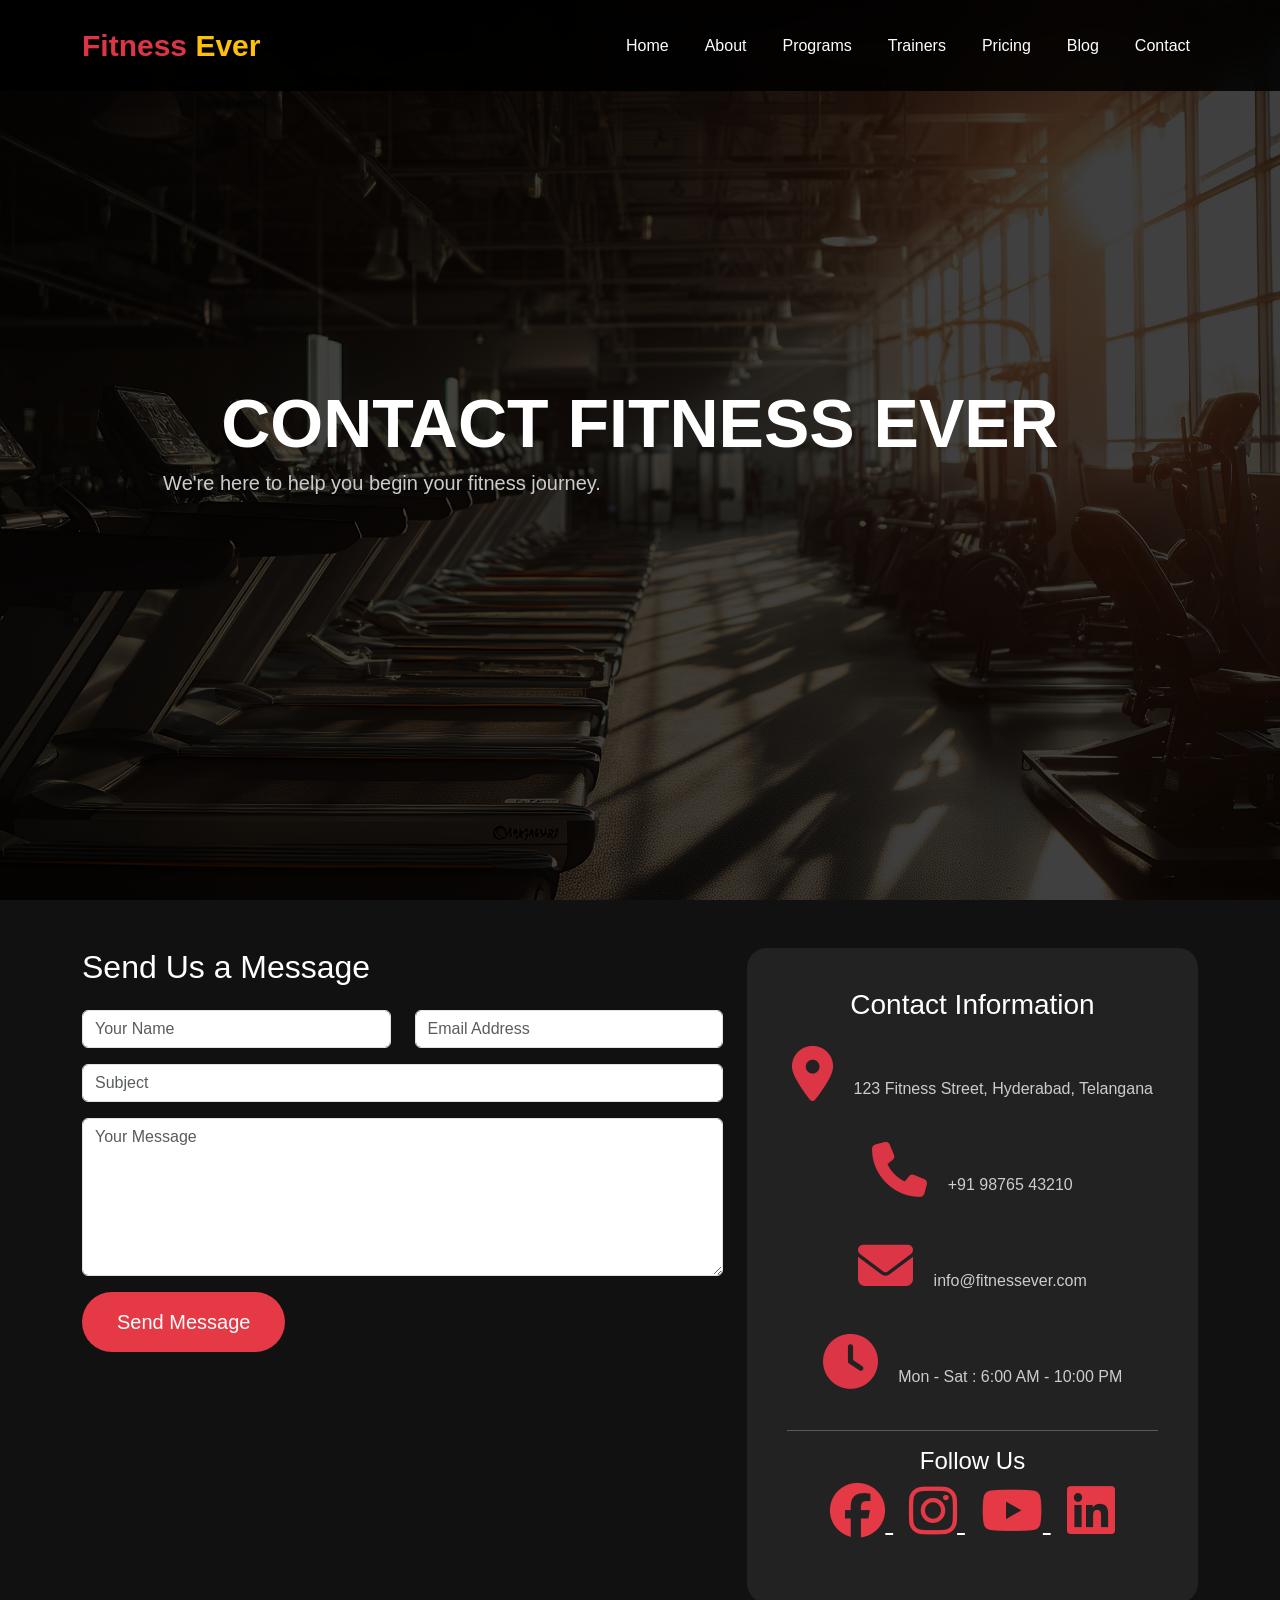
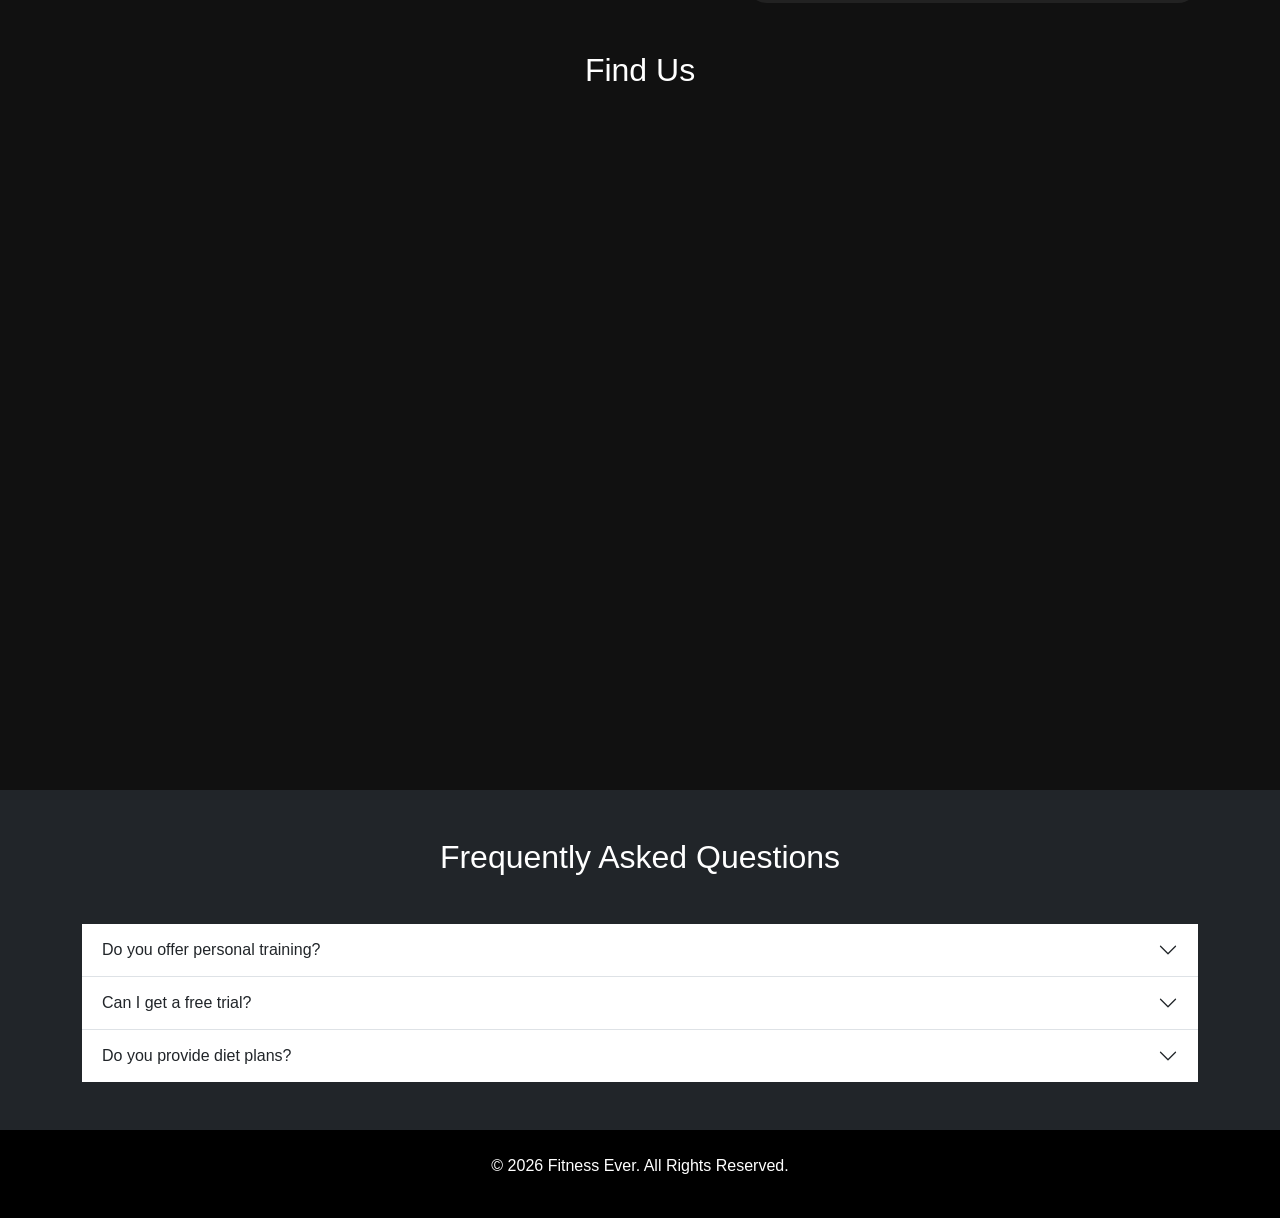
<file: contact.html>
<!DOCTYPE html>
<html lang="en">

<head>

<meta charset="UTF-8">
<meta name="viewport" content="width=device-width, initial-scale=1.0">

<title>Contact Us | Fitness Ever</title>

<meta name="description"
content="Contact Fitness Ever to join our gym, book a personal trainer, or ask about membership plans.">

<!-- Bootstrap -->

<link href="https://cdn.jsdelivr.net/npm/bootstrap@5.3.3/dist/css/bootstrap.min.css" rel="stylesheet">

<!-- Font Awesome -->

<link rel="stylesheet"
href="https://cdnjs.cloudflare.com/ajax/libs/font-awesome/6.6.0/css/all.min.css">

<!-- Custom CSS -->

<link rel="stylesheet" href="css/style.css">

</head>

<body>

<!-- ================= NAVBAR ================= -->

<nav class="navbar navbar-expand-lg navbar-dark fixed-top">

<div class="container">

<a class="navbar-brand fw-bold" href="index.html">

<span class="text-danger">Fitness</span>
<span class="text-warning">Ever</span>

</a>

<button class="navbar-toggler"
type="button"
data-bs-toggle="collapse"
data-bs-target="#navbar">

<span class="navbar-toggler-icon"></span>

</button>

<div class="collapse navbar-collapse" id="navbar">

<ul class="navbar-nav ms-auto">

<li class="nav-item"><a class="nav-link" href="index.html">Home</a></li>

<li class="nav-item"><a class="nav-link" href="about.html">About</a></li>

<li class="nav-item"><a class="nav-link" href="programs.html">Programs</a></li>

<li class="nav-item"><a class="nav-link" href="trainers.html">Trainers</a></li>

<li class="nav-item"><a class="nav-link" href="pricing.html">Pricing</a></li>

<li class="nav-item"><a class="nav-link" href="blog.html">Blog</a></li>

<li class="nav-item"><a class="nav-link active" href="contact.html">Contact</a></li>

</ul>

</div>

</div>

</nav>

<!-- ================= HERO ================= -->

<section class="hero">

<div class="container text-center">

<h1 class="display-3 fw-bold">

CONTACT FITNESS EVER

</h1>

<p class="lead">

We're here to help you begin your fitness journey.

</p>

</div>

</section>

<!-- ================= CONTACT ================= -->

<section class="py-5">

<div class="container">

<div class="row">

<!-- Contact Form -->

<div class="col-lg-7">

<h2 class="mb-4">

Send Us a Message

</h2>

<form>

<div class="row">

<div class="col-md-6 mb-3">

<input
type="text"
class="form-control"
placeholder="Your Name"
required>

</div>

<div class="col-md-6 mb-3">

<input
type="email"
class="form-control"
placeholder="Email Address"
required>

</div>

</div>

<div class="mb-3">

<input
type="text"
class="form-control"
placeholder="Subject">

</div>

<div class="mb-3">

<textarea
class="form-control"
rows="6"
placeholder="Your Message"></textarea>

</div>

<button class="btn btn-danger btn-lg">

Send Message

</button>

</form>

</div>

<!-- Contact Info -->

<div class="col-lg-5">

<div class="feature-box">

<h3 class="mb-4">

Contact Information

</h3>

<p>

<i class="fas fa-location-dot text-danger me-3"></i>

123 Fitness Street,
Hyderabad, Telangana

</p>

<p>

<i class="fas fa-phone text-danger me-3"></i>

+91 98765 43210

</p>

<p>

<i class="fas fa-envelope text-danger me-3"></i>

info@fitnessever.com

</p>

<p>

<i class="fas fa-clock text-danger me-3"></i>

Mon - Sat : 6:00 AM - 10:00 PM

</p>

<hr>

<h4>

Follow Us

</h4>

<a href="#" class="text-white fs-3 me-3">

<i class="fab fa-facebook"></i>

</a>

<a href="#" class="text-white fs-3 me-3">

<i class="fab fa-instagram"></i>

</a>

<a href="#" class="text-white fs-3 me-3">

<i class="fab fa-youtube"></i>

</a>

<a href="#" class="text-white fs-3">

<i class="fab fa-linkedin"></i>

</a>

</div>

</div>

</div>

</div>

</section>

<!-- ================= MAP ================= -->

<section class="pb-5">

<div class="container">

<h2 class="text-center mb-4">

Find Us

</h2>

<div class="ratio ratio-16x9">

<iframe
src="https://www.google.com/maps?q=Hyderabad&output=embed"
allowfullscreen
loading="lazy">
</iframe>

</div>

</div>

</section>

<!-- ================= FAQ ================= -->

<section class="py-5 bg-dark">

<div class="container">

<h2 class="text-center mb-5">

Frequently Asked Questions

</h2>

<div class="accordion accordion-flush" id="faq">

<div class="accordion-item">

<h2 class="accordion-header">

<button
class="accordion-button collapsed"
data-bs-toggle="collapse"
data-bs-target="#q1">

Do you offer personal training?

</button>

</h2>

<div id="q1"
class="accordion-collapse collapse"
data-bs-parent="#faq">

<div class="accordion-body">

Yes. We provide one-on-one personal training with certified coaches.

</div>

</div>

</div>

<div class="accordion-item">

<h2 class="accordion-header">

<button
class="accordion-button collapsed"
data-bs-toggle="collapse"
data-bs-target="#q2">

Can I get a free trial?

</button>

</h2>

<div id="q2"
class="accordion-collapse collapse"
data-bs-parent="#faq">

<div class="accordion-body">

Yes. Contact us to book your complimentary trial session.

</div>

</div>

</div>

<div class="accordion-item">

<h2 class="accordion-header">

<button
class="accordion-button collapsed"
data-bs-toggle="collapse"
data-bs-target="#q3">

Do you provide diet plans?

</button>

</h2>

<div id="q3"
class="accordion-collapse collapse"
data-bs-parent="#faq">

<div class="accordion-body">

Premium members receive customized nutrition guidance.

</div>

</div>

</div>

</div>

</div>

</section>

<!-- ================= FOOTER ================= -->

<footer class="bg-black text-center text-white py-4">

<div class="container">

<p>

© 2026 Fitness Ever. All Rights Reserved.

</p>

</div>

</footer>

<!-- Bootstrap -->

<script src="https://cdn.jsdelivr.net/npm/bootstrap@5.3.3/dist/js/bootstrap.bundle.min.js"></script>

<script src="js/main.js"></script>

</body>
</html>
</file>
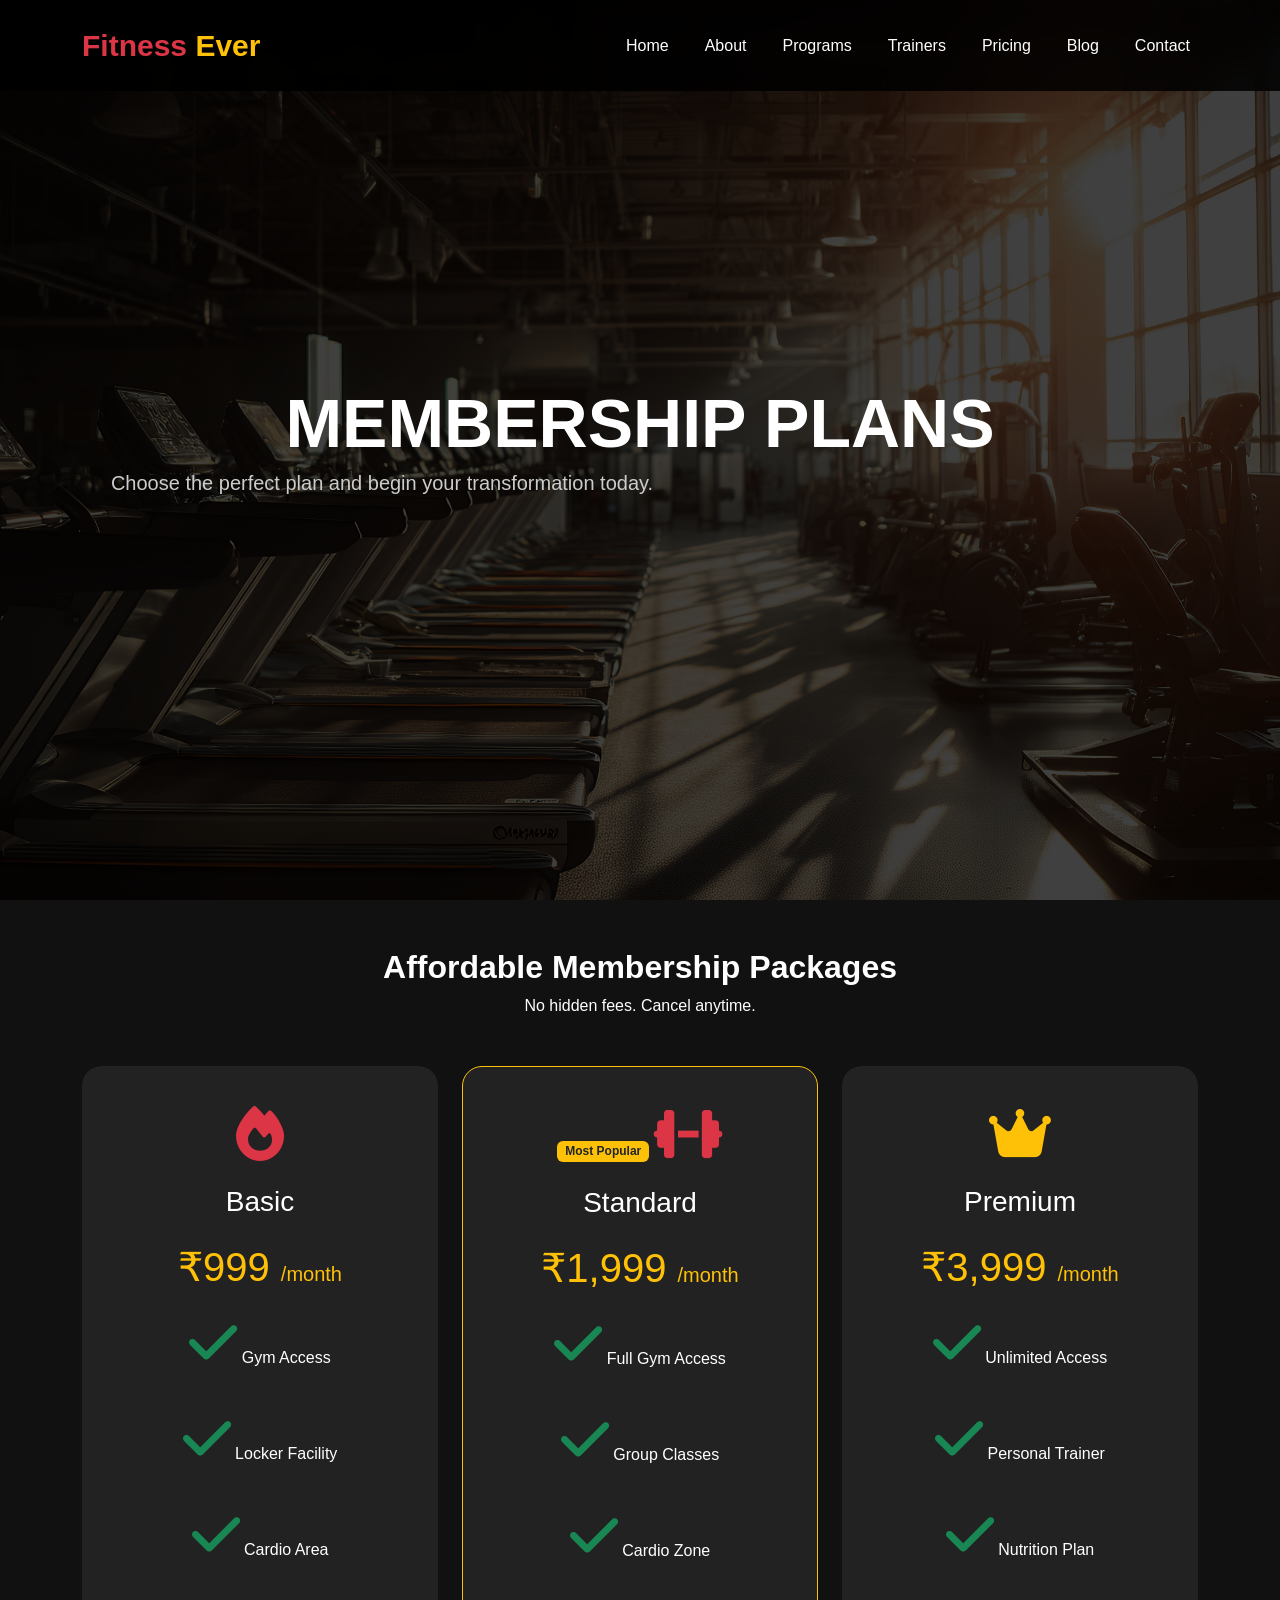
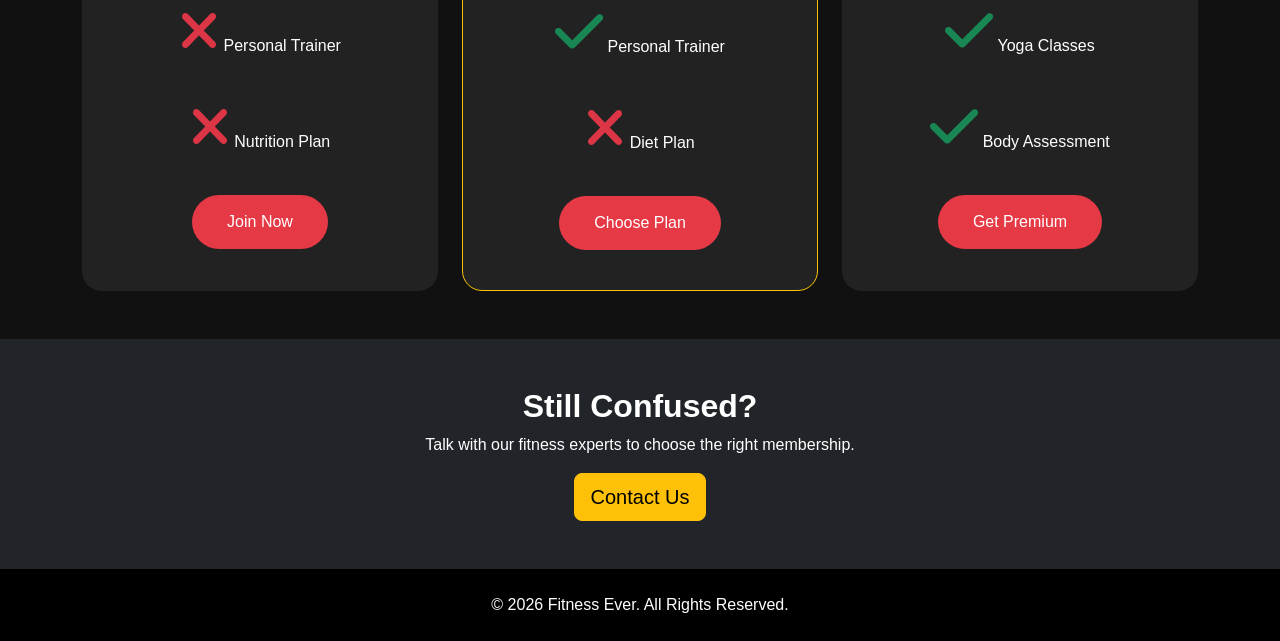
<file: pricing.html>
<!DOCTYPE html>
<html lang="en">

<head>

    <meta charset="UTF-8">
    <meta name="viewport" content="width=device-width, initial-scale=1.0">

    <title>Membership Plans | Fitness Ever</title>

    <meta name="description"
        content="Choose the best Fitness Ever membership plan. Affordable monthly, quarterly and yearly gym packages.">

    <!-- Bootstrap -->

    <link href="https://cdn.jsdelivr.net/npm/bootstrap@5.3.3/dist/css/bootstrap.min.css" rel="stylesheet">

    <!-- Font Awesome -->

    <link rel="stylesheet"
        href="https://cdnjs.cloudflare.com/ajax/libs/font-awesome/6.6.0/css/all.min.css">

    <!-- Custom CSS -->

    <link rel="stylesheet" href="css/style.css">

</head>

<body>

<!-- ================= NAVBAR ================= -->

<nav class="navbar navbar-expand-lg navbar-dark fixed-top">

<div class="container">

<a class="navbar-brand fw-bold" href="index.html">

<span class="text-danger">Fitness</span>
<span class="text-warning">Ever</span>

</a>

<button class="navbar-toggler"
data-bs-toggle="collapse"
data-bs-target="#navbar">

<span class="navbar-toggler-icon"></span>

</button>

<div class="collapse navbar-collapse" id="navbar">

<ul class="navbar-nav ms-auto">

<li class="nav-item"><a class="nav-link" href="index.html">Home</a></li>

<li class="nav-item"><a class="nav-link" href="about.html">About</a></li>

<li class="nav-item"><a class="nav-link" href="programs.html">Programs</a></li>

<li class="nav-item"><a class="nav-link" href="trainers.html">Trainers</a></li>

<li class="nav-item"><a class="nav-link active" href="pricing.html">Pricing</a></li>

<li class="nav-item"><a class="nav-link" href="blog.html">Blog</a></li>

<li class="nav-item"><a class="nav-link" href="contact.html">Contact</a></li>

</ul>

</div>

</div>

</nav>

<!-- ================= HERO ================= -->

<section class="hero">

<div class="container text-center">

<h1 class="display-3 fw-bold">

MEMBERSHIP PLANS

</h1>

<p class="lead">

Choose the perfect plan and begin your transformation today.

</p>

</div>

</section>

<!-- ================= PRICING ================= -->

<section class="py-5">

<div class="container">

<div class="text-center mb-5">

<h2 class="fw-bold">

Affordable Membership Packages

</h2>

<p>

No hidden fees. Cancel anytime.

</p>

</div>

<div class="row g-4">

<!-- BASIC -->

<div class="col-lg-4">

<div class="feature-box text-center">

<i class="fas fa-fire fa-3x text-danger mb-4"></i>

<h3>Basic</h3>

<h1 class="text-warning my-4">

₹999

<small class="fs-5">/month</small>

</h1>

<ul class="list-unstyled">

<li class="mb-3"><i class="fas fa-check text-success"></i> Gym Access</li>

<li class="mb-3"><i class="fas fa-check text-success"></i> Locker Facility</li>

<li class="mb-3"><i class="fas fa-check text-success"></i> Cardio Area</li>

<li class="mb-3"><i class="fas fa-times text-danger"></i> Personal Trainer</li>

<li class="mb-3"><i class="fas fa-times text-danger"></i> Nutrition Plan</li>

</ul>

<a href="contact.html" class="btn btn-danger">

Join Now

</a>

</div>

</div>

<!-- STANDARD -->

<div class="col-lg-4">

<div class="feature-box text-center border border-warning">

<span class="badge bg-warning text-dark mb-3">

Most Popular

</span>

<i class="fas fa-dumbbell fa-3x text-danger mb-4"></i>

<h3>Standard</h3>

<h1 class="text-warning my-4">

₹1,999

<small class="fs-5">/month</small>

</h1>

<ul class="list-unstyled">

<li class="mb-3"><i class="fas fa-check text-success"></i> Full Gym Access</li>

<li class="mb-3"><i class="fas fa-check text-success"></i> Group Classes</li>

<li class="mb-3"><i class="fas fa-check text-success"></i> Cardio Zone</li>

<li class="mb-3"><i class="fas fa-check text-success"></i> Personal Trainer</li>

<li class="mb-3"><i class="fas fa-times text-danger"></i> Diet Plan</li>

</ul>

<a href="contact.html" class="btn btn-danger">

Choose Plan

</a>

</div>

</div>

<!-- PREMIUM -->

<div class="col-lg-4">

<div class="feature-box text-center">

<i class="fas fa-crown fa-3x text-warning mb-4"></i>

<h3>Premium</h3>

<h1 class="text-warning my-4">

₹3,999

<small class="fs-5">/month</small>

</h1>

<ul class="list-unstyled">

<li class="mb-3"><i class="fas fa-check text-success"></i> Unlimited Access</li>

<li class="mb-3"><i class="fas fa-check text-success"></i> Personal Trainer</li>

<li class="mb-3"><i class="fas fa-check text-success"></i> Nutrition Plan</li>

<li class="mb-3"><i class="fas fa-check text-success"></i> Yoga Classes</li>

<li class="mb-3"><i class="fas fa-check text-success"></i> Body Assessment</li>

</ul>

<a href="contact.html" class="btn btn-danger">

Get Premium

</a>

</div>

</div>

</div>

</div>

</section>

<!-- ================= CTA ================= -->

<section class="py-5 bg-dark">

<div class="container text-center">

<h2 class="fw-bold">

Still Confused?

</h2>

<p>

Talk with our fitness experts to choose the right membership.

</p>

<a href="contact.html" class="btn btn-warning btn-lg">

Contact Us

</a>

</div>

</section>

<!-- ================= FOOTER ================= -->

<footer class="bg-black text-center py-4">

<div class="container">

<p class="mb-0">

© 2026 Fitness Ever. All Rights Reserved.

</p>

</div>

</footer>

<!-- Bootstrap -->

<script src="https://cdn.jsdelivr.net/npm/bootstrap@5.3.3/dist/js/bootstrap.bundle.min.js"></script>

<script src="js/main.js"></script>

</body>
</html>
</file>
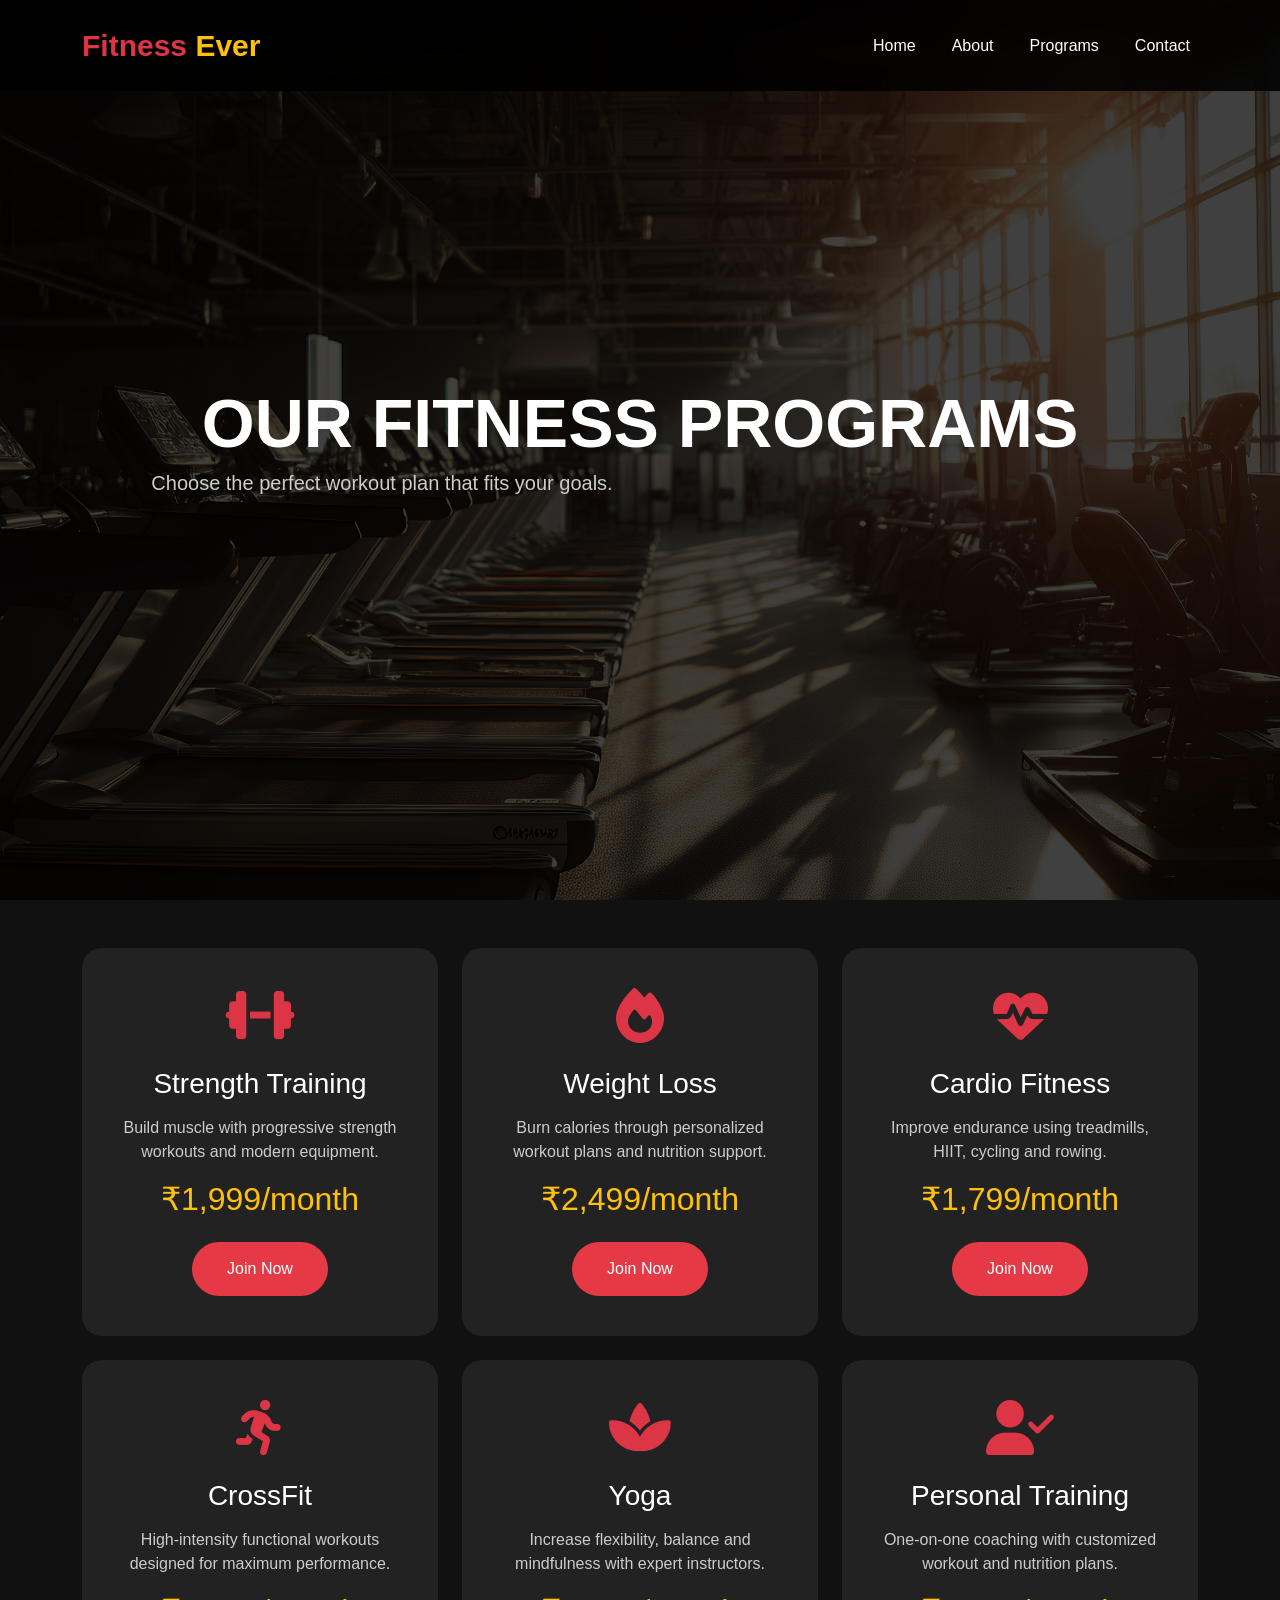
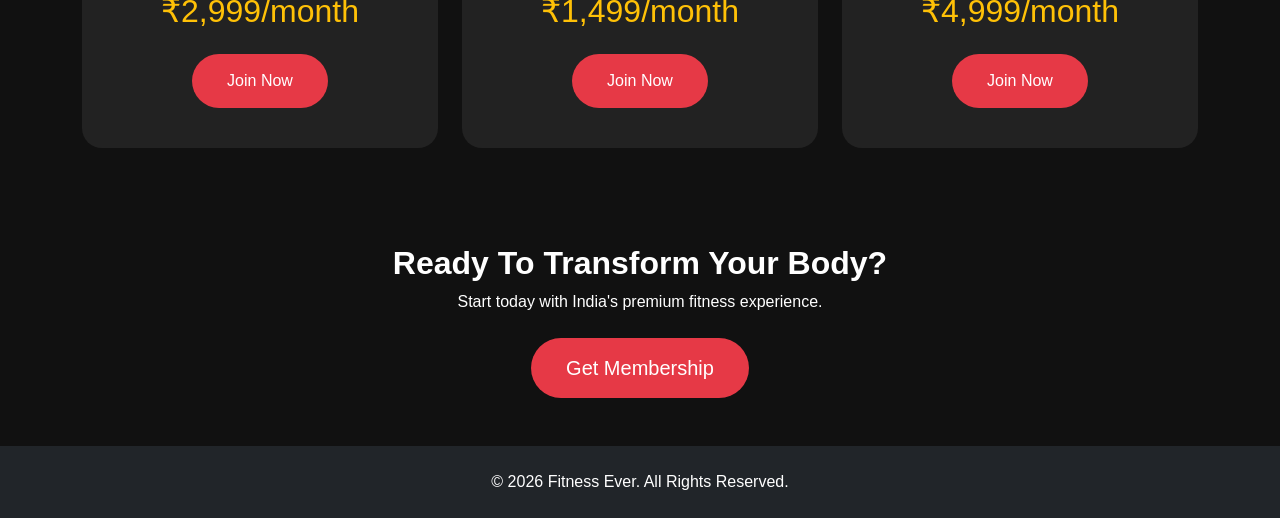
<file: programs.html>
<!DOCTYPE html>
<html lang="en">

<head>

    <meta charset="UTF-8">
    <meta name="viewport" content="width=device-width, initial-scale=1.0">

    <title>Programs | Fitness Ever</title>

    <meta name="description"
        content="Explore Fitness Ever workout programs including strength training, weight loss, yoga, cardio, CrossFit and personal training.">

    <!-- Bootstrap -->

    <link href="https://cdn.jsdelivr.net/npm/bootstrap@5.3.3/dist/css/bootstrap.min.css" rel="stylesheet">

    <!-- Font Awesome -->

    <link rel="stylesheet"
        href="https://cdnjs.cloudflare.com/ajax/libs/font-awesome/6.6.0/css/all.min.css">

    <!-- CSS -->

    <link rel="stylesheet" href="css/style.css">

</head>

<body>

<!-- NAVBAR -->

<nav class="navbar navbar-expand-lg navbar-dark fixed-top">

<div class="container">

<a class="navbar-brand fw-bold" href="index.html">

<span class="text-danger">Fitness</span>
<span class="text-warning">Ever</span>

</a>

<button class="navbar-toggler"
data-bs-toggle="collapse"
data-bs-target="#navbar">

<span class="navbar-toggler-icon"></span>

</button>

<div class="collapse navbar-collapse" id="navbar">

<ul class="navbar-nav ms-auto">

<li class="nav-item"><a class="nav-link" href="index.html">Home</a></li>

<li class="nav-item"><a class="nav-link" href="about.html">About</a></li>

<li class="nav-item"><a class="nav-link active" href="programs.html">Programs</a></li>

<li class="nav-item"><a class="nav-link" href="contact.html">Contact</a></li>

</ul>

</div>

</div>

</nav>

<!-- PAGE HEADER -->

<section class="hero">

<div class="container text-center">

<h1 class="display-3 fw-bold">

OUR FITNESS PROGRAMS

</h1>

<p class="lead">

Choose the perfect workout plan that fits your goals.

</p>

</div>

</section>

<!-- PROGRAMS -->

<section class="py-5">

<div class="container">

<div class="row g-4">

<!-- Card 1 -->

<div class="col-lg-4 col-md-6">

<div class="feature-box">

<i class="fas fa-dumbbell fa-3x mb-4 text-danger"></i>

<h3>Strength Training</h3>

<p>

Build muscle with progressive strength workouts and modern equipment.

</p>

<h2 class="text-warning">

₹1,999/month

</h2>

<a href="contact.html" class="btn btn-danger mt-3">

Join Now

</a>

</div>

</div>

<!-- Card 2 -->

<div class="col-lg-4 col-md-6">

<div class="feature-box">

<i class="fas fa-fire fa-3x mb-4 text-danger"></i>

<h3>Weight Loss</h3>

<p>

Burn calories through personalized workout plans and nutrition support.

</p>

<h2 class="text-warning">

₹2,499/month

</h2>

<a href="contact.html" class="btn btn-danger mt-3">

Join Now

</a>

</div>

</div>

<!-- Card 3 -->

<div class="col-lg-4 col-md-6">

<div class="feature-box">

<i class="fas fa-heart-pulse fa-3x mb-4 text-danger"></i>

<h3>Cardio Fitness</h3>

<p>

Improve endurance using treadmills, HIIT, cycling and rowing.

</p>

<h2 class="text-warning">

₹1,799/month

</h2>

<a href="contact.html" class="btn btn-danger mt-3">

Join Now

</a>

</div>

</div>

<!-- Card 4 -->

<div class="col-lg-4 col-md-6">

<div class="feature-box">

<i class="fas fa-person-running fa-3x mb-4 text-danger"></i>

<h3>CrossFit</h3>

<p>

High-intensity functional workouts designed for maximum performance.

</p>

<h2 class="text-warning">

₹2,999/month

</h2>

<a href="contact.html" class="btn btn-danger mt-3">

Join Now

</a>

</div>

</div>

<!-- Card 5 -->

<div class="col-lg-4 col-md-6">

<div class="feature-box">

<i class="fas fa-spa fa-3x mb-4 text-danger"></i>

<h3>Yoga</h3>

<p>

Increase flexibility, balance and mindfulness with expert instructors.

</p>

<h2 class="text-warning">

₹1,499/month

</h2>

<a href="contact.html" class="btn btn-danger mt-3">

Join Now

</a>

</div>

</div>

<!-- Card 6 -->

<div class="col-lg-4 col-md-6">

<div class="feature-box">

<i class="fas fa-user-check fa-3x mb-4 text-danger"></i>

<h3>Personal Training</h3>

<p>

One-on-one coaching with customized workout and nutrition plans.

</p>

<h2 class="text-warning">

₹4,999/month

</h2>

<a href="contact.html" class="btn btn-danger mt-3">

Join Now

</a>

</div>

</div>

</div>

</div>

</section>

<!-- CTA -->

<section class="py-5 text-center">

<div class="container">

<h2 class="fw-bold">

Ready To Transform Your Body?

</h2>

<p class="mb-4">

Start today with India's premium fitness experience.

</p>

<a href="contact.html" class="btn btn-danger btn-lg">

Get Membership

</a>

</div>

</section>

<!-- FOOTER -->

<footer class="bg-dark text-center py-4">

<div class="container">

<p class="mb-0">

© 2026 Fitness Ever. All Rights Reserved.

</p>

</div>

</footer>

<script src="https://cdn.jsdelivr.net/npm/bootstrap@5.3.3/dist/js/bootstrap.bundle.min.js"></script>

<script src="js/main.js"></script>

</body>

</html>
</file>
<file: css/style.css>
/* ===========================
   FITNESS EVER
   style.css
=========================== */

/* Google Font */
*{
    margin:0;
    padding:0;
    box-sizing:border-box;
    scroll-behavior:smooth;
}

body{
    font-family:'Poppins',sans-serif;
    background:#111111;
    color:#ffffff;
    overflow-x:hidden;
}

/* ===========================
   COLORS
=========================== */

:root{

    --primary:#E63946;
    --secondary:#111111;
    --background:#1A1A1A;
    --text:#ffffff;
    --accent:#FFD700;

}

/* ===========================
   NAVBAR
=========================== */

.navbar{

    background:rgba(0,0,0,.85);
    backdrop-filter:blur(10px);
    padding:18px 0;
    transition:.4s;

}

.navbar-brand{

    font-size:30px;
    font-weight:700;

}

.nav-link{

    color:white !important;
    margin-left:20px;
    font-weight:500;
    transition:.3s;

}

.nav-link:hover{

    color:var(--primary)!important;

}

/* ===========================
   HERO SECTION
=========================== */

.hero{
    min-height:100vh;
    display:flex;
    align-items:center;
    background:
        linear-gradient(rgba(0,0,0,.75), rgba(0,0,0,.75)),
        url("../images/hero/hero-bg.jpg");
    background-size:cover;
    background-position:center;
    background-repeat:no-repeat;
}

.hero-subtitle{

    color:var(--accent);

    letter-spacing:4px;

    font-weight:600;

    font-size:18px;

}

.hero h1{

    font-size:68px;

    line-height:1.1;

}

.hero p{

    color:#cccccc;

    max-width:600px;

}

.hero-image{
    max-width:600px;
    width:100%;
    animation:float 4s ease-in-out infinite;
}

@keyframes float{
    0%{
        transform:translateY(0);
    }
    50%{
        transform:translateY(-10px);
    }
    100%{
        transform:translateY(0);
    }
}

/* ===========================
   BUTTONS
=========================== */

.btn-danger{

    background:var(--primary);

    border:none;

    padding:15px 35px;

    border-radius:40px;

    transition:.4s;

}

.btn-danger:hover{

    background:#ff4b5c;

    transform:translateY(-5px);

}

.btn-outline-light{

    border-radius:40px;

    padding:15px 35px;

}

.btn-outline-light:hover{

    color:black;

    background:white;

}

/* ===========================
   FEATURES
=========================== */

.features{

    background:#1A1A1A;

    padding:100px 0;

}

.feature-box{

    background:#222222;

    padding:40px;

    border-radius:20px;

    text-align:center;

    transition:.4s;

    height:100%;

}

.feature-box:hover{

    transform:translateY(-12px);

    background:#2b2b2b;

    box-shadow:0 20px 40px rgba(230,57,70,.25);

}

.feature-box i{

    font-size:55px;

    color:var(--primary);

    margin-bottom:25px;

}

.feature-box h3{

    margin-bottom:15px;

}

.feature-box p{

    color:#cccccc;

}

/* ===========================
   ANIMATION
=========================== */

@keyframes float{

0%{

transform:translateY(0);

}

50%{

transform:translateY(-18px);

}

100%{

transform:translateY(0);

}

}

/* ===========================
   SCROLLBAR
=========================== */

::-webkit-scrollbar{

width:8px;

}

::-webkit-scrollbar-track{

background:#111;

}

::-webkit-scrollbar-thumb{

background:var(--primary);

border-radius:50px;

}

/* ===========================
   RESPONSIVE
=========================== */

@media(max-width:992px){

.hero{

text-align:center;

padding-top:120px;

}

.hero h1{

font-size:48px;

}

.hero-image{

margin-top:50px;

width:80%;

}

.navbar-nav{

text-align:center;

padding-top:20px;

}

.nav-link{

margin:10px 0;

}

}

@media(max-width:576px){

.hero h1{

font-size:38px;

}

.hero p{

font-size:16px;

}

.btn{

width:100%;

margin-bottom:15px;

}

.feature-box{

padding:30px;

}

}
</file>
